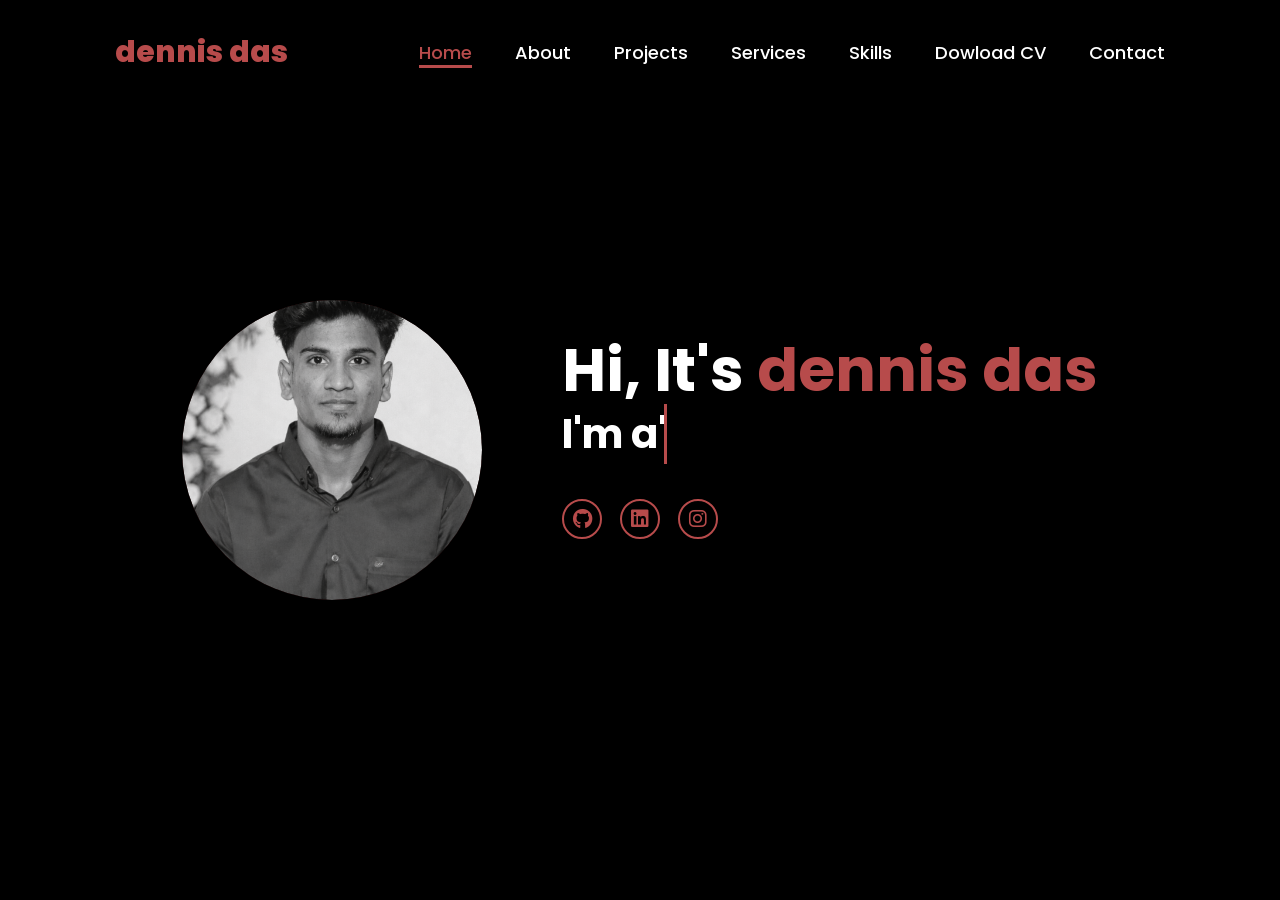
<file: index.html>
<!DOCTYPE html>
<html lang="en">
<head>
    <meta charset="UTF-8">
    <meta name="viewport" content="width=device-width, initial-scale=1.0">
    <link rel="stylesheet" href="https://cdnjs.cloudflare.com/ajax/libs/font-awesome/6.5.2/css/all.min.css">
    <link rel="stylesheet" href="style.css">
    <title>Portfolio Website</title>
</head>
<body>
    <header>
        <a href="#" class="logo">dennis das</a>
        
        <div class="menu-toggle" id="menuToggle">
            <i class="fas fa-bars"></i>
        </div>
        
        <nav id="navbar">
<a href="index.html" class="active">Home</a>
            <a href="about.html">About</a>
            <a href="project.html">Projects</a>
            <a href="services.html">Services</a>
            <a href="skills.html">Skills</a>
            <a href="dennis.pdf">Dowload CV</a>
            <a href="contact.html">Contact</a>        </nav>
    </header>
    
    <section class="home">
        <div class="home-img">
            <img src="hero.png" alt="profile">
        </div>
        <div class="home-content">
            <h1>Hi, It's <span>dennis das</span></h1>
            <h3 class="typing-text">I'm a' <span></span>'</h3>
           
            <div class="social-icons">
                <a href="https://github.com/dennis142505/project"><i class="fab fa-github"></i></a>
                        <a href="https://www.linkedin.com/in/dennis-das-8046942b8/"><i class="fab fa-linkedin"></i></a>
                        <a href="https://www.instagram.com/pogba_1405/"><i class="fab fa-instagram"></i></a>
            </div>
            
        </div>
    </section>

    <script>
        // Mobile menu toggle for index.html
        document.addEventListener('DOMContentLoaded', function() {
            const menuToggle = document.getElementById('menuToggle');
            const navbar = document.getElementById('navbar');
            
            if (menuToggle && navbar) {
                menuToggle.addEventListener('click', () => {
                    navbar.classList.toggle('active');
                });
                
                // Close menu when clicking on a link
                const navLinks = document.querySelectorAll('nav a');
                navLinks.forEach(link => {
                    link.addEventListener('click', () => {
                        navbar.classList.remove('active');
                    });
                });
            }
        });
    </script>
</body>
</html>
</file>
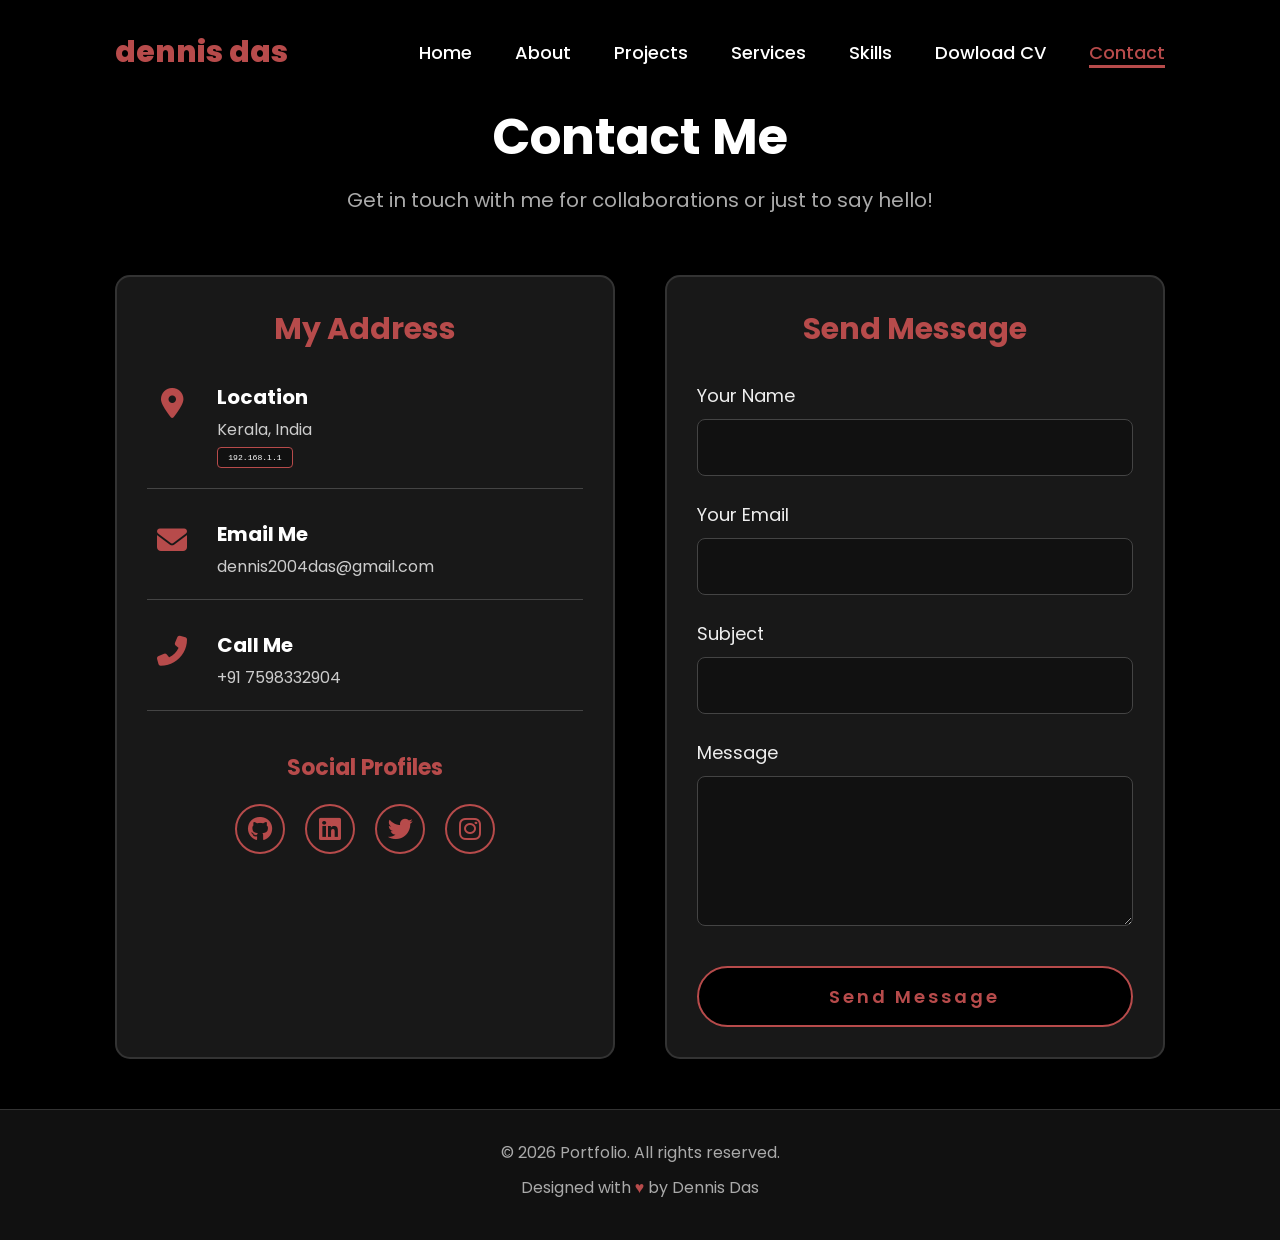
<file: contact.html>
<!DOCTYPE html>
<html lang="en">
<head>
    <meta charset="UTF-8">
    <meta name="viewport" content="width=device-width, initial-scale=1.0">
    <title>Contact Me</title>
    <link rel="stylesheet" href="https://cdnjs.cloudflare.com/ajax/libs/font-awesome/6.4.0/css/all.min.css">
    <style>
        @import url('https://fonts.googleapis.com/css2?family=Poppins:wght@100;200;300;400;500;600&display=swap');

        *{
            margin: 0;
            padding: 0;
            box-sizing: border-box;
            text-decoration: none;
            border: none;
            outline: none;
            font-family: 'Poppins', sans-serif;
        }

        html{
            font-size: 62.5%;
        }

        body{
            width: 100%;
            height: 100vh;
            overflow-x: hidden;
            background-color: black;
            color: white;
        }

        header{
            margin-top: 20px;
            position: fixed;
            top: 0;
            left: 0;
            width: 100%;
            padding: 1rem 9%;
            background-color: transparent;
            filter: drop-shadow(10px);
            display: flex;
            justify-content: space-between;
            align-items: center;
            z-index: 100;
        }

        .logo{
            font-size: 3rem;
            color: #b74b4b;
            font-weight: 800;
            cursor: pointer;
            transition: 0.5s ease;
        }

        .logo:hover{
            transform: scale(1.1);
        }

        nav a{
            font-size: 1.8rem;
            color: white;
            margin-left: 4rem;
            font-weight: 500;
            transition: 0.3s ease;
            border-bottom: 3px solid transparent;
        }

        nav a:hover,
        nav a.active{
            color: #b74b4b;
            border-bottom: 3px solid #b74b4b;
        }

        /* Mobile menu toggle */
        .menu-toggle {
            display: none;
            font-size: 2.5rem;
            color: white;
            cursor: pointer;
        }

        @media(max-width:995px){
            .menu-toggle {
                display: block;
            }
            
            nav{
                position: absolute;
                display: none;
                top: 0;
                right: 0;
                width: 40%;
                border-left: 3px solid #b74b4b;
                border-bottom: 3px solid #b74b4b;
                border-bottom-left-radius: 2rem;
                padding: 1rem;
                background-color: #161616;
                border-top: 0.1rem solid rgba(0,0,0,0.1);
            }

            nav.active{
                display: block;
            }

            nav a{
                display: block;
                font-size: 2rem;
                margin: 3rem 0;
            }

            nav a:hover,
            nav a.active{
                padding: 1rem;
                border-radius: 0.5rem;
                border-bottom: 0.5rem solid #b74b4b;
            }
        }

        /* Contact Section Styles */
        .contact-section {
            min-height: 100vh;
            padding: 10rem 9% 5rem;
            background-color: black;
        }

        .heading {
            font-size: 5rem;
            text-align: center;
            margin-bottom: 1rem;
        }

        .sub-heading {
            font-size: 2rem;
            text-align: center;
            margin-bottom: 6rem;
            color: #aaa;
        }

        .contact-container {
            display: grid;
            grid-template-columns: repeat(2, 1fr);
            gap: 5rem;
            max-width: 1200px;
            margin: 0 auto;
        }

        .contact-info {
            padding: 3rem;
            background: rgba(30, 30, 30, 0.8);
            border-radius: 15px;
            border: 2px solid #333;
        }

        .contact-info h3 {
            font-size: 3rem;
            color: #b74b4b;
            margin-bottom: 3rem;
            text-align: center;
        }

        .info-item {
            display: flex;
            align-items: flex-start;
            margin-bottom: 3rem;
            padding-bottom: 2rem;
            border-bottom: 1px solid #444;
        }

        .info-icon {
            font-size: 3rem;
            color: #b74b4b;
            margin-right: 2rem;
            min-width: 50px;
            text-align: center;
        }

        .info-content h4 {
            font-size: 2rem;
            margin-bottom: 0.5rem;
        }

        .info-content p, .info-content a {
            font-size: 1.6rem;
            color: #ccc;
            transition: color 0.3s ease;
        }

        .info-content a:hover {
            color: #b74b4b;
        }

        .social-profiles {
            margin-top: 4rem;
        }

        .social-profiles h4 {
            font-size: 2.2rem;
            margin-bottom: 2rem;
            color: #b74b4b;
            text-align: center;
        }

        .social-icons {
            display: flex;
            justify-content: center;
            gap: 2rem;
        }

        .social-icons a {
            display: inline-flex;
            justify-content: center;
            align-items: center;
            width: 5rem;
            height: 5rem;
            background-color: transparent;
            border: 0.2rem solid #b74b4b;
            font-size: 2.5rem;
            border-radius: 50%;
            transition: 0.3s ease;
            color: #b74b4b;
        }

        .social-icons a:hover {
            color: black;
            transform: scale(1.1) translateY(-5px);
            background-color: #b74b4b;
            box-shadow: 0  0 25px #b74b4b;
        }

        /* Contact Form Styles */
        .contact-form {
            padding: 3rem;
            background: rgba(30, 30, 30, 0.8);
            border-radius: 15px;
            border: 2px solid #333;
        }

        .contact-form h3 {
            font-size: 3rem;
            color: #b74b4b;
            margin-bottom: 3rem;
            text-align: center;
        }

        .form-group {
            margin-bottom: 2.5rem;
        }

        .form-group label {
            display: block;
            font-size: 1.8rem;
            margin-bottom: 1rem;
            color: #eee;
        }

        .form-group input,
        .form-group textarea {
            width: 100%;
            padding: 1.5rem;
            font-size: 1.6rem;
            background: #111;
            color: white;
            border: 1px solid #444;
            border-radius: 8px;
            transition: all 0.3s ease;
        }

        .form-group input:focus,
        .form-group textarea:focus {
            border-color: #b74b4b;
            box-shadow: 0 0 10px rgba(183, 75, 75, 0.3);
        }

        .form-group textarea {
            min-height: 150px;
            resize: vertical;
        }

        .btn{
            display: inline-block;
            padding: 1.5rem 3.5rem;
            background-color: black;
            border-radius: 4rem;
            font-size: 1.8rem;
            color: #b74b4b;
            letter-spacing: 0.3rem;
            font-weight: 600;
            border: 2px solid #b74b4b;
            transition: 0.3s ease;
            cursor: pointer;
            width: 100%;
            margin-top: 1rem;
        }

        .btn:hover{
            transform: scale(1.03);
            background-color: #b74b4b;
            color: black;
            box-shadow: 0 0 25px #b74b4b;
        }

        /* Address IP styling */
        .ip-address {
            font-family: monospace;
            background: #111;
            padding: 0.5rem 1rem;
            border-radius: 4px;
            border: 1px solid #b74b4b;
            display: inline-block;
            margin-top: 0.5rem;
        }

        /* Responsive Design */
        @media(max-width: 1100px){
            .contact-container {
                grid-template-columns: 1fr;
                max-width: 800px;
                gap: 4rem;
            }
            
            .contact-info, .contact-form {
                padding: 3rem 2.5rem;
            }
        }

        @media(max-width: 768px){
            .heading {
                font-size: 4rem;
            }
            
            .sub-heading {
                font-size: 1.8rem;
                margin-bottom: 4rem;
            }
            
            .contact-section {
                padding: 10rem 5% 5rem;
            }
            
            .contact-info h3, .contact-form h3 {
                font-size: 2.5rem;
            }
            
            .info-content h4 {
                font-size: 1.8rem;
            }
            
            .info-content p, .info-content a {
                font-size: 1.5rem;
            }
            
            .info-icon {
                font-size: 2.5rem;
            }
        }

        @media(max-width: 480px){
            .heading {
                font-size: 3.5rem;
            }
            
            .contact-info, .contact-form {
                padding: 2.5rem 2rem;
            }
            
            .social-icons a {
                width: 4.5rem;
                height: 4.5rem;
                font-size: 2.2rem;
            }
        }

        /* Footer */
        footer {
            padding: 3rem 9%;
            text-align: center;
            background-color: #111;
            border-top: 1px solid #333;
            font-size: 1.6rem;
            color: #aaa;
        }

        footer p {
            margin-bottom: 1rem;
        }

        /* Animation for form */
        @keyframes fadeInUp {
            from {
                opacity: 0;
                transform: translateY(30px);
            }
            to {
                opacity: 1;
                transform: translateY(0);
            }
        }

        .contact-info, .contact-form {
            animation: fadeInUp 0.8s ease forwards;
        }

        .contact-form {
            animation-delay: 0.3s;
            opacity: 0;
        }
    </style>
</head>
<body>
    <!-- Header -->
    <header>
        <a href="#" class="logo">dennis das</a>
        
        <div class="menu-toggle" id="menuToggle">
            <i class="fas fa-bars"></i>
        </div>
        
        <nav id="navbar">
           <a href="index.html" >Home</a>
            <a href="about.html">About</a>
            <a href="project.html">Projects</a>
            <a href="services.html">Services</a>
            <a href="skills.html">Skills</a>
            <a href="dennis.pdf">Dowload CV</a>
            <a href="contact.html" class="active">Contact</a>
        </nav>
    </header>

    <!-- Contact Section -->
    <section class="contact-section">
        <h1 class="heading">Contact <span>Me</span></h1>
        <p class="sub-heading">Get in touch with me for collaborations or just to say hello!</p>
        
        <div class="contact-container">
            <!-- Contact Info -->
            <div class="contact-info">
                <h3>My Address</h3>
                
                <div class="info-item">
                    <div class="info-icon">
                        <i class="fas fa-map-marker-alt"></i>
                    </div>
                    <div class="info-content">
                        <h4>Location</h4>
                        <p>Kerala, India</p>
                        <div class="ip-address">192.168.l.1</div>
                    </div>
                </div>
                
                <div class="info-item">
                    <div class="info-icon">
                        <i class="fas fa-envelope"></i>
                    </div>
                    <div class="info-content">
                        <h4>Email Me</h4>
                        <a href="mailto:ajincc88@gmail.com">dennis2004das@gmail.com</a>
                    </div>
                </div>
                
                <div class="info-item">
                    <div class="info-icon">
                        <i class="fas fa-phone-alt"></i>
                    </div>
                    <div class="info-content">
                        <h4>Call Me</h4>
                        <a href="tel:+1234567890">+91 7598332904</a>
                    </div>
                </div>
                
                <div class="social-profiles">
                    <h4>Social Profiles</h4>
                    <div class="social-icons">
                        <a href="https://github.com/dennis142505/project"><i class="fab fa-github"></i></a>
                        <a href="https://www.linkedin.com/in/dennis-das-8046942b8/"><i class="fab fa-linkedin"></i></a>
                        <a href="#"><i class="fab fa-twitter"></i></a>
                        <a href="https://www.instagram.com/pogba_1405/"><i class="fab fa-instagram"></i></a>
                    </div>
                </div>
            </div>
            
            <!-- Contact Form -->
            <div class="contact-form">
                <h3>Send Message</h3>
                <form id="contactForm">
                    <div class="form-group">
                        <label for="name">Your Name</label>
                        <input type="text" id="name" name="name" required>
                    </div>
                    
                    <div class="form-group">
                        <label for="email">Your Email</label>
                        <input type="email" id="email" name="email" required>
                    </div>
                    
                    <div class="form-group">
                        <label for="subject">Subject</label>
                        <input type="text" id="subject" name="subject" required>
                    </div>
                    
                    <div class="form-group">
                        <label for="message">Message</label>
                        <textarea id="message" name="message" required></textarea>
                    </div>
                    
                    <button type="submit" class="btn">Send Message</button>
                </form>
            </div>
        </div>
    </section>
    
    <!-- Footer -->
    <footer>
        <p>&copy; 2026 Portfolio. All rights reserved.</p>
        <p>Designed with <span style="color: #b74b4b;">♥</span> by Dennis Das</p>
    </footer>

    <script>
        // Mobile menu toggle
        const menuToggle = document.getElementById('menuToggle');
        const navbar = document.getElementById('navbar');
        
        menuToggle.addEventListener('click', () => {
            navbar.classList.toggle('active');
            
            // Change icon
            const icon = menuToggle.querySelector('i');
            if (navbar.classList.contains('active')) {
                icon.classList.remove('fa-bars');
                icon.classList.add('fa-times');
            } else {
                icon.classList.remove('fa-times');
                icon.classList.add('fa-bars');
            }
        });
        
        // Form submission
        const contactForm = document.getElementById('contactForm');
        
        contactForm.addEventListener('submit', (e) => {
            e.preventDefault();
            
            // Get form values
            const name = document.getElementById('name').value;
            const email = document.getElementById('email').value;
            const subject = document.getElementById('subject').value;
            const message = document.getElementById('message').value;
            
            // Here you would normally send the form data to a server
            // For this example, we'll just show an alert
            alert(`Thank you, ${name}! Your message has been sent. I'll get back to you soon at ${email}.`);
            
            // Reset the form
            contactForm.reset();
        });
        
        // Close menu when clicking on a link
        const navLinks = document.querySelectorAll('nav a');
        navLinks.forEach(link => {
            link.addEventListener('click', () => {
                navbar.classList.remove('active');
                const icon = menuToggle.querySelector('i');
                icon.classList.remove('fa-times');
                icon.classList.add('fa-bars');
            });
        });
        
        // Animation for form elements
        window.addEventListener('load', () => {
            const formGroups = document.querySelectorAll('.form-group');
            formGroups.forEach((group, index) => {
                group.style.animation = `fadeInUp 0.5s ease forwards ${index * 0.1}s`;
                group.style.opacity = '0';
            });
        });
    </script>
</body>
</html>
</file>
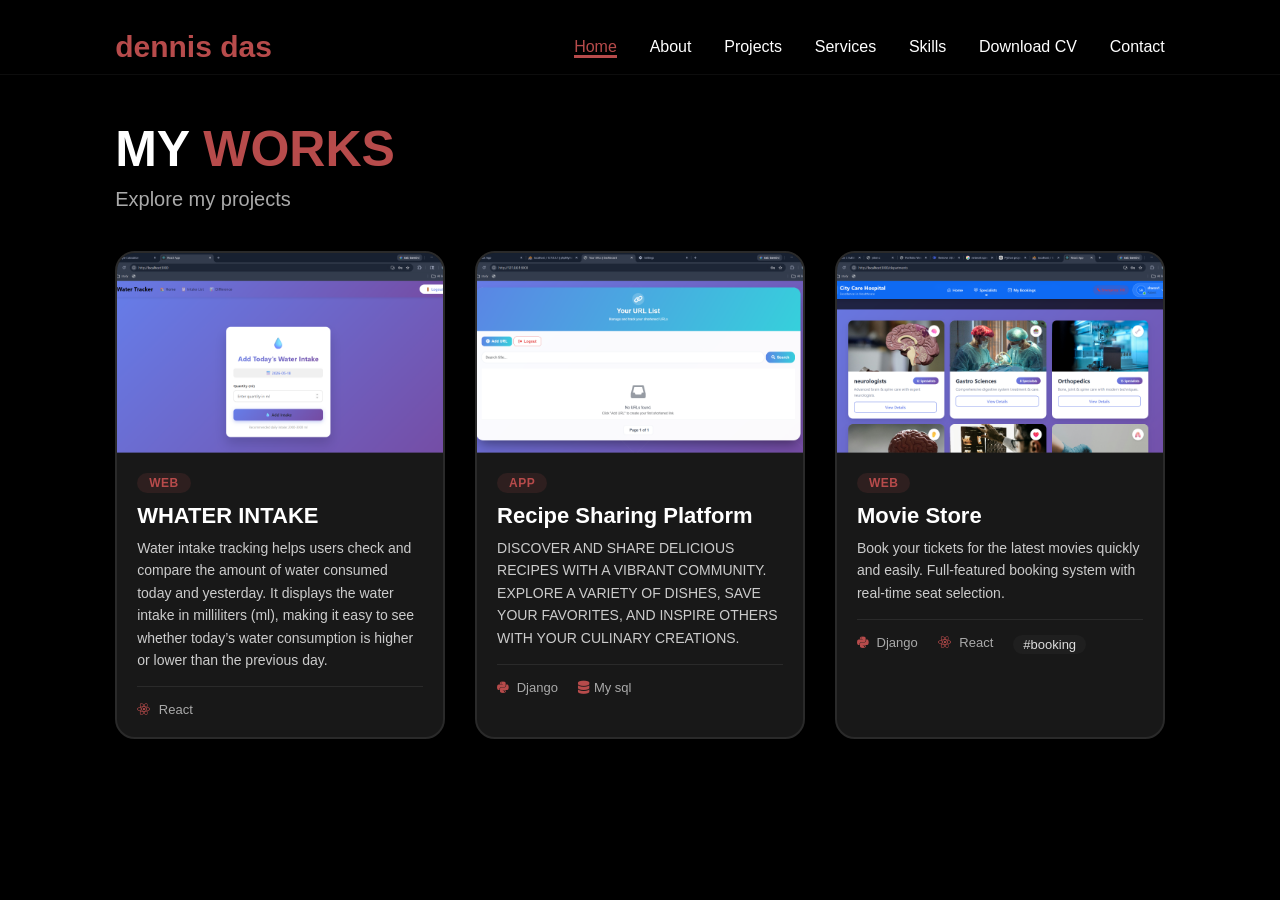
<file: project.html>
<!DOCTYPE html>
<html lang="en">
<head>
    <meta charset="UTF-8" />
    <meta name="viewport" content="width=device-width, initial-scale=1.0" />
    <link rel="stylesheet" href="https://cdnjs.cloudflare.com/ajax/libs/font-awesome/6.5.2/css/all.min.css" />
    <title>Portfolio Website</title>
    <style>
        /* ===== RESET & BASE ===== */
        * {
            margin: 0;
            padding: 0;
            box-sizing: border-box;
            text-decoration: none;
            border: none;
            outline: none;
            font-family: 'Poppins', sans-serif;
        }

        html {
            font-size: 62.5%;
            scroll-behavior: smooth;
        }

        body {
            width: 100%;
            min-height: 100vh;
            overflow-x: hidden;
            background-color: black;
            color: white;
        }

        /* ===== HEADER / NAV ===== */
        header {
            margin-top: 20px;
            position: fixed;
            top: 0;
            left: 0;
            width: 100%;
            padding: 1rem 9%;
            background-color: rgba(0, 0, 0, 0.95);
            backdrop-filter: blur(10px);
            display: flex;
            justify-content: space-between;
            align-items: center;
            z-index: 100;
            border-bottom: 1px solid rgba(255, 255, 255, 0.05);
        }

        .logo {
            font-size: 3rem;
            color: #b74b4b;
            font-weight: 800;
            cursor: pointer;
            transition: 0.5s ease;
        }

        .logo:hover {
            transform: scale(1.1);
        }

        nav a {
            font-size: 1.6rem;
            color: white;
            margin-left: 3rem;
            font-weight: 500;
            transition: 0.3s ease;
            border-bottom: 3px solid transparent;
        }

        nav a:hover,
        nav a.active {
            color: #b74b4b;
            border-bottom: 3px solid #b74b4b;
        }

        /* Mobile menu toggle */
        .menu-toggle {
            display: none;
            font-size: 2.5rem;
            color: white;
            cursor: pointer;
        }

        @media(max-width:995px) {
            .menu-toggle {
                display: block;
            }

            nav {
                position: absolute;
                display: none;
                top: 0;
                right: 0;
                width: 60%;
                border-left: 3px solid #b74b4b;
                border-bottom: 3px solid #b74b4b;
                border-bottom-left-radius: 2rem;
                padding: 1rem;
                background-color: #161616;
                border-top: 0.1rem solid rgba(0, 0, 0, 0.1);
            }

            nav.active {
                display: block;
            }

            nav a {
                display: block;
                font-size: 2rem;
                margin: 2.5rem 0;
            }

            nav a:hover,
            nav a.active {
                padding: 1rem;
                border-radius: 0.5rem;
                border-bottom: 0.5rem solid #b74b4b;
            }
        }

        /* ===== PROJECTS SECTION ===== */
        .projects-section {
            background-color: black;
            padding: 12rem 9% 5rem;
            min-height: 100vh;
        }

        .page-title {
            font-size: 5rem;
            font-weight: 700;
            margin-bottom: 1rem;
        }

        .page-subtitle {
            font-size: 2rem;
            color: #aaa;
            margin-bottom: 4rem;
        }

        .projects-grid {
            display: grid;
            grid-template-columns: repeat(auto-fit, minmax(320px, 1fr));
            gap: 3rem;
            margin-bottom: 4rem;
        }

        .project-card {
            background: rgba(30, 30, 30, 0.8);
            border-radius: 20px;
            overflow: hidden;
            border: 2px solid #2a2a2a;
            transition: 0.3s ease;
            position: relative;
        }

        .project-card:hover {
            border-color: #b74b4b;
            transform: translateY(-6px);
            box-shadow: 0 10px 30px rgba(183, 75, 75, 0.15);
        }

        .project-image {
            width: 100%;
            height: 200px;
            background: linear-gradient(135deg, #1a1a2e, #16213e);
            display: flex;
            align-items: center;
            justify-content: center;
            font-size: 5rem;
            color: #b74b4b;
            position: relative;
            overflow: hidden;
        }

        .project-image img {
            width: 100%;
            height: 100%;
            object-fit: cover;
        }

        .project-image .overlay {
            position: absolute;
            top: 0;
            left: 0;
            width: 100%;
            height: 100%;
            background: rgba(0, 0, 0, 0.7);
            display: flex;
            flex-direction: column;
            align-items: center;
            justify-content: center;
            gap: 1.5rem;
            opacity: 0;
            transition: 0.3s ease;
        }

        .project-card:hover .overlay {
            opacity: 1;
        }

        .project-image .overlay a {
            display: inline-flex;
            align-items: center;
            gap: 0.8rem;
            color: white;
            background: rgba(183, 75, 75, 0.9);
            padding: 0.8rem 2rem;
            border-radius: 50px;
            font-size: 1.4rem;
            font-weight: 500;
            transition: 0.3s ease;
            text-decoration: none;
        }

        .project-image .overlay a:hover {
            transform: scale(1.05);
            background: #b74b4b;
            box-shadow: 0 0 20px rgba(183, 75, 75, 0.5);
        }

        .project-image .overlay a i {
            font-size: 1.8rem;
        }

        .project-image .overlay .links-group {
            display: flex;
            gap: 1.5rem;
            flex-wrap: wrap;
            justify-content: center;
        }

        .project-info {
            padding: 2rem;
        }

        .project-info .badge {
            display: inline-block;
            background: #b74b4b22;
            color: #b74b4b;
            font-size: 1.2rem;
            font-weight: 600;
            padding: 0.3rem 1.2rem;
            border-radius: 40px;
            margin-bottom: 1rem;
            letter-spacing: 0.5px;
            text-transform: uppercase;
        }

        .project-info h3 {
            font-size: 2.2rem;
            font-weight: 700;
            margin-bottom: 0.8rem;
        }

        .project-info p {
            font-size: 1.4rem;
            color: #ccc;
            line-height: 1.6;
            margin-bottom: 1.5rem;
        }

        .project-meta {
            display: flex;
            flex-wrap: wrap;
            gap: 1rem 2rem;
            font-size: 1.3rem;
            color: #aaa;
            border-top: 1px solid #2a2a2a;
            padding-top: 1.5rem;
        }

        .project-meta i {
            color: #b74b4b;
            margin-right: 0.5rem;
        }

        .project-meta .tag {
            background: #1f1f1f;
            padding: 0.2rem 1rem;
            border-radius: 30px;
            color: #ddd;
        }

        .project-count {
            text-align: center;
            color: #888;
            font-size: 1.6rem;
            margin-top: 3rem;
        }

        /* Bottom Meta */
        .bottom-meta {
            display: flex;
            flex-wrap: wrap;
            justify-content: space-between;
            align-items: center;
            max-width: 1400px;
            margin: 4rem auto 0;
            padding-top: 2rem;
            border-top: 1px solid #1f1f1f;
            color: #888;
            font-size: 1.4rem;
        }

        .weather {
            display: flex;
            align-items: center;
            gap: 1rem;
            background: #161616;
            padding: 0.6rem 1.6rem;
            border-radius: 60px;
            border: 1px solid #2a2a2a;
        }

        .weather i {
            font-size: 2rem;
            color: #ffd54f;
        }

        .weather .temp {
            font-weight: 600;
            color: #fff;
        }

        .jabari {
            display: flex;
            align-items: center;
            gap: 0.8rem;
        }

        .jabari i {
            color: #b74b4b;
        }

        @media(max-width: 768px) {
            .projects-grid {
                grid-template-columns: 1fr;
            }

            .page-title {
                font-size: 3.5rem;
            }
        }

        @media(max-width: 480px) {
            .page-title {
                font-size: 2.8rem;
            }

            .project-image {
                height: 150px;
            }

            .project-image .overlay a {
                padding: 0.6rem 1.5rem;
                font-size: 1.2rem;
            }

            .project-image .overlay .links-group {
                gap: 1rem;
            }
        }
    </style>
</head>
<body>
    <!-- ===== HEADER / NAVBAR ONLY ===== -->
    <header>
        <a href="#" class="logo">dennis das</a>
        
        <div class="menu-toggle" id="menuToggle">
            <i class="fas fa-bars"></i>
        </div>
        
        <nav id="navbar">
            <a href="index.html" class="active">Home</a>
            <a href="about.html">About</a>
            <a href="project.html">Projects</a>
            <a href="services.html">Services</a>
            <a href="skills.html">Skills</a>
            <a href="dennis.pdf">Download CV</a>
            <a href="contact.html">Contact</a>
        </nav>
    </header>

    <!-- ===== PROJECTS SECTION ===== -->
    <section class="projects-section">
        <h1 class="page-title">MY <span style="color: #b74b4b;">WORKS</span></h1>
        <p class="page-subtitle">Explore my projects</p>

        <!-- Projects Grid -->
        <div class="projects-grid">
            <!-- Explore Shows -->
            <div class="project-card">
                <div class="project-image">
                    <img src="waterintake.png" alt="Explore Shows" />
                    <div class="overlay">
                        <div class="links-group">
                            <a href="https://github.com/dennis142505/water-intake.git" target="_blank">
                                <i class="fab fa-github"></i> GitHub
                            </a>
                            <a href="https://water-intake1.vercel.app" target="_blank">
                                <i class="fas fa-external-link-alt"></i> Vercel
                            </a>
                        </div>
                    </div>
                </div>
                <div class="project-info">
                    <span class="badge">WEB</span>
                    <h3>WHATER INTAKE</h3>
                    <p>Water intake tracking helps users check and compare the amount of water consumed today and yesterday. It displays the water intake in milliliters (ml), making it easy to see whether today’s water consumption is higher or lower than the previous day.</p>
                    <div class="project-meta">
                        <span><i class="fab fa-react"></i> React</span>
                       
                    
                    </div>
                </div>
            </div>


            <!-- Recipe Sharing Platform -->
            <div class="project-card">
                <div class="project-image">
                    <img src="ulrshort.png" alt="Recipe Sharing Platform" />
                    <div class="overlay">
                        <div class="links-group">
                            <a href="https://github.com/dennis142505/water-intake.git" target="_blank">
                                <i class="fab fa-github"></i> GitHub
                            </a>
                            <a href="https://recipe-sharing.vercel.app" target="_blank">
                                <i class="fas fa-external-link-alt"></i> Vercel
                            </a>
                        </div>
                    </div>
                </div>
                <div class="project-info">
                    <span class="badge">APP</span>
                    <h3>Recipe Sharing Platform</h3>
                    <p>DISCOVER AND SHARE DELICIOUS RECIPES WITH A VIBRANT COMMUNITY. EXPLORE A VARIETY OF DISHES, SAVE YOUR FAVORITES, AND INSPIRE OTHERS WITH YOUR CULINARY CREATIONS.</p>
                    <div class="project-meta">
                        <span><i class="fab fa-python"></i> Django</span>
                         <span><i class="fas fa-database"></i>My sql</span>
                        
                    </div>
                </div>
            </div>

            <!-- Movie Store -->
            <div class="project-card">
                <div class="project-image">
                    <img src="hospital.png" alt="Movie Store" />
                    <div class="overlay">
                        <div class="links-group">
                            <a href="https://github.com/dennis142505/movie-store" target="_blank">
                                <i class="fab fa-github"></i> GitHub
                            </a>
                            <a href="https://movie-store.vercel.app" target="_blank">
                                <i class="fas fa-external-link-alt"></i> Vercel
                            </a>
                        </div>
                    </div>
                </div>
                <div class="project-info">
                    <span class="badge">WEB</span>
                    <h3>Movie Store</h3>
                    <p>Book your tickets for the latest movies quickly and easily. Full-featured booking system with real-time seat selection.</p>
                    <div class="project-meta">
                        <span><i class="fab fa-python"></i> Django</span>
                        <span><i class="fab fa-react"></i> React</span>
                        <span class="tag">#booking</span>
                    </div>
                </div>
            </div>
        </div>

        
    </section>

    <script>
        // Mobile menu toggle
        document.addEventListener('DOMContentLoaded', function() {
            const menuToggle = document.getElementById('menuToggle');
            const navbar = document.getElementById('navbar');
            
            if (menuToggle && navbar) {
                menuToggle.addEventListener('click', () => {
                    navbar.classList.toggle('active');
                });
                
                // Close menu when clicking on a link
                const navLinks = document.querySelectorAll('nav a');
                navLinks.forEach(link => {
                    link.addEventListener('click', () => {
                        navbar.classList.remove('active');
                    });
                });
            }
        });
    </script>
</body>
</html>
</file>
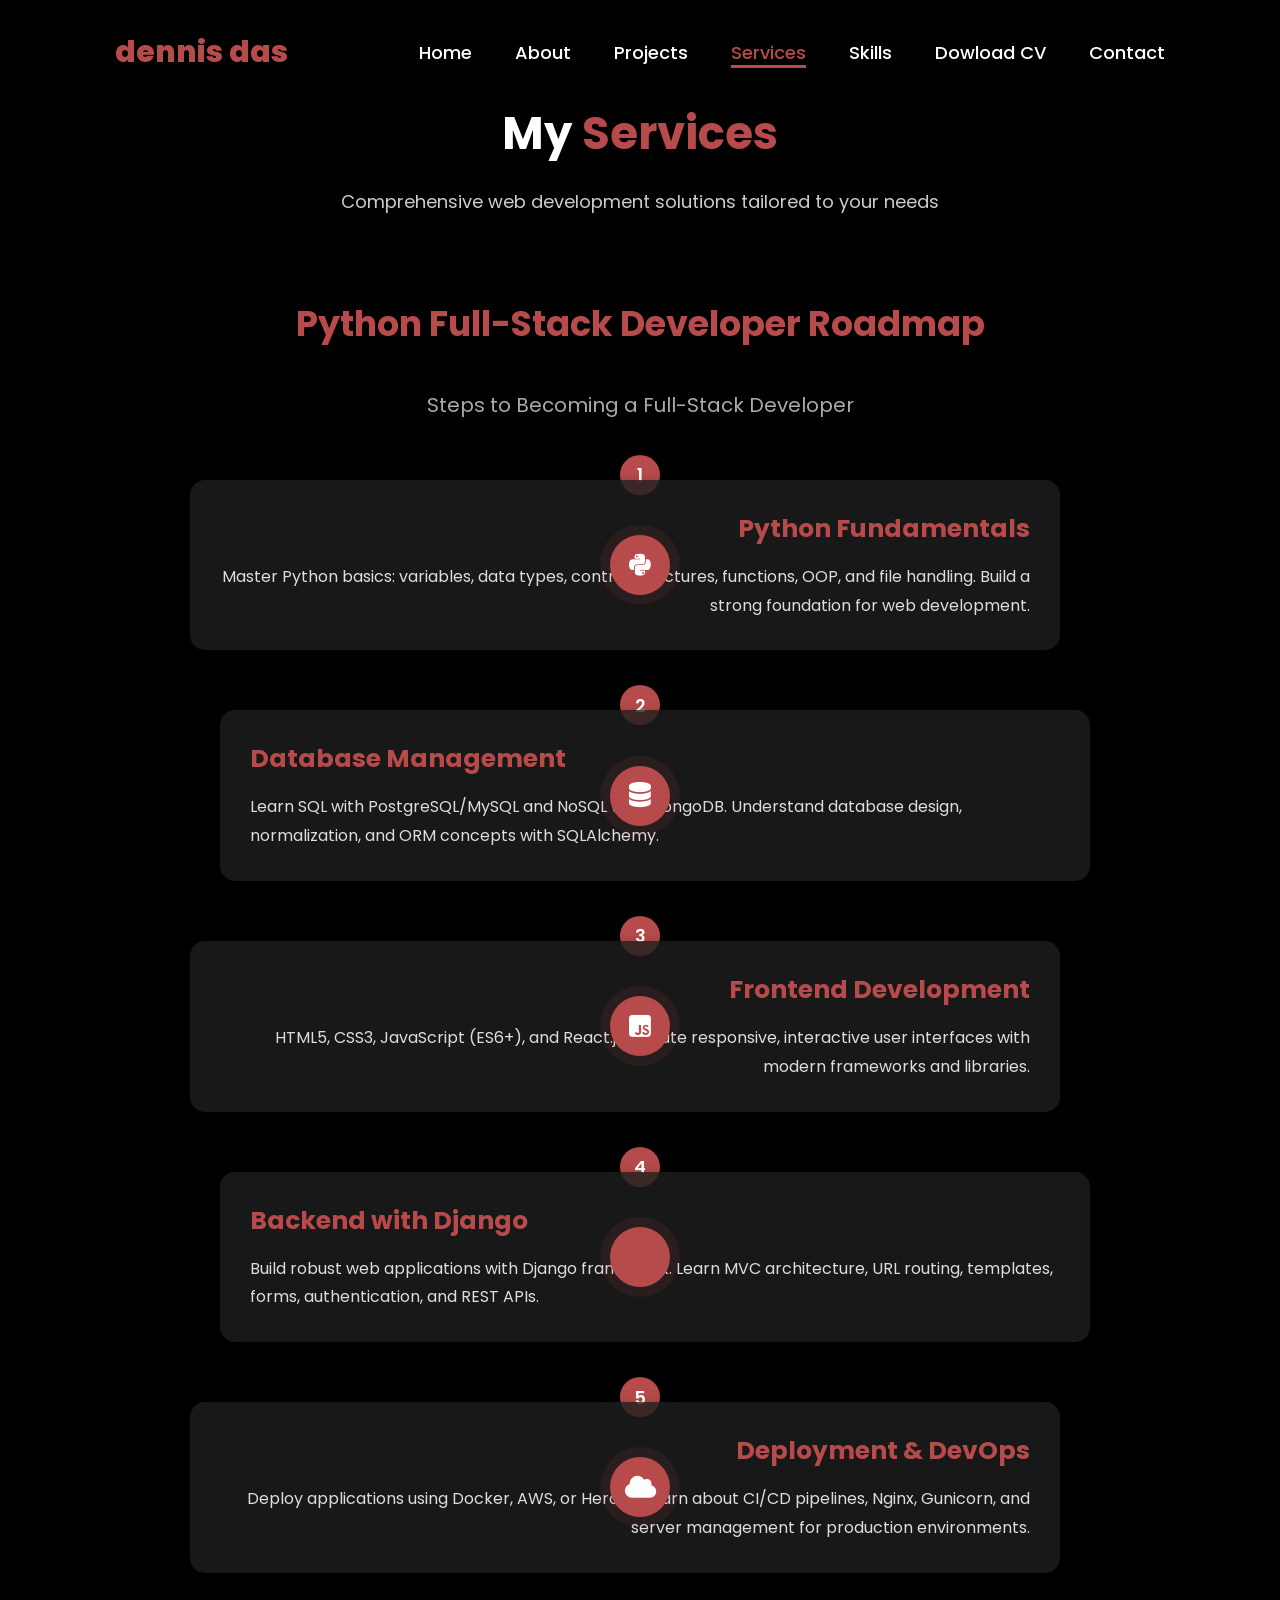
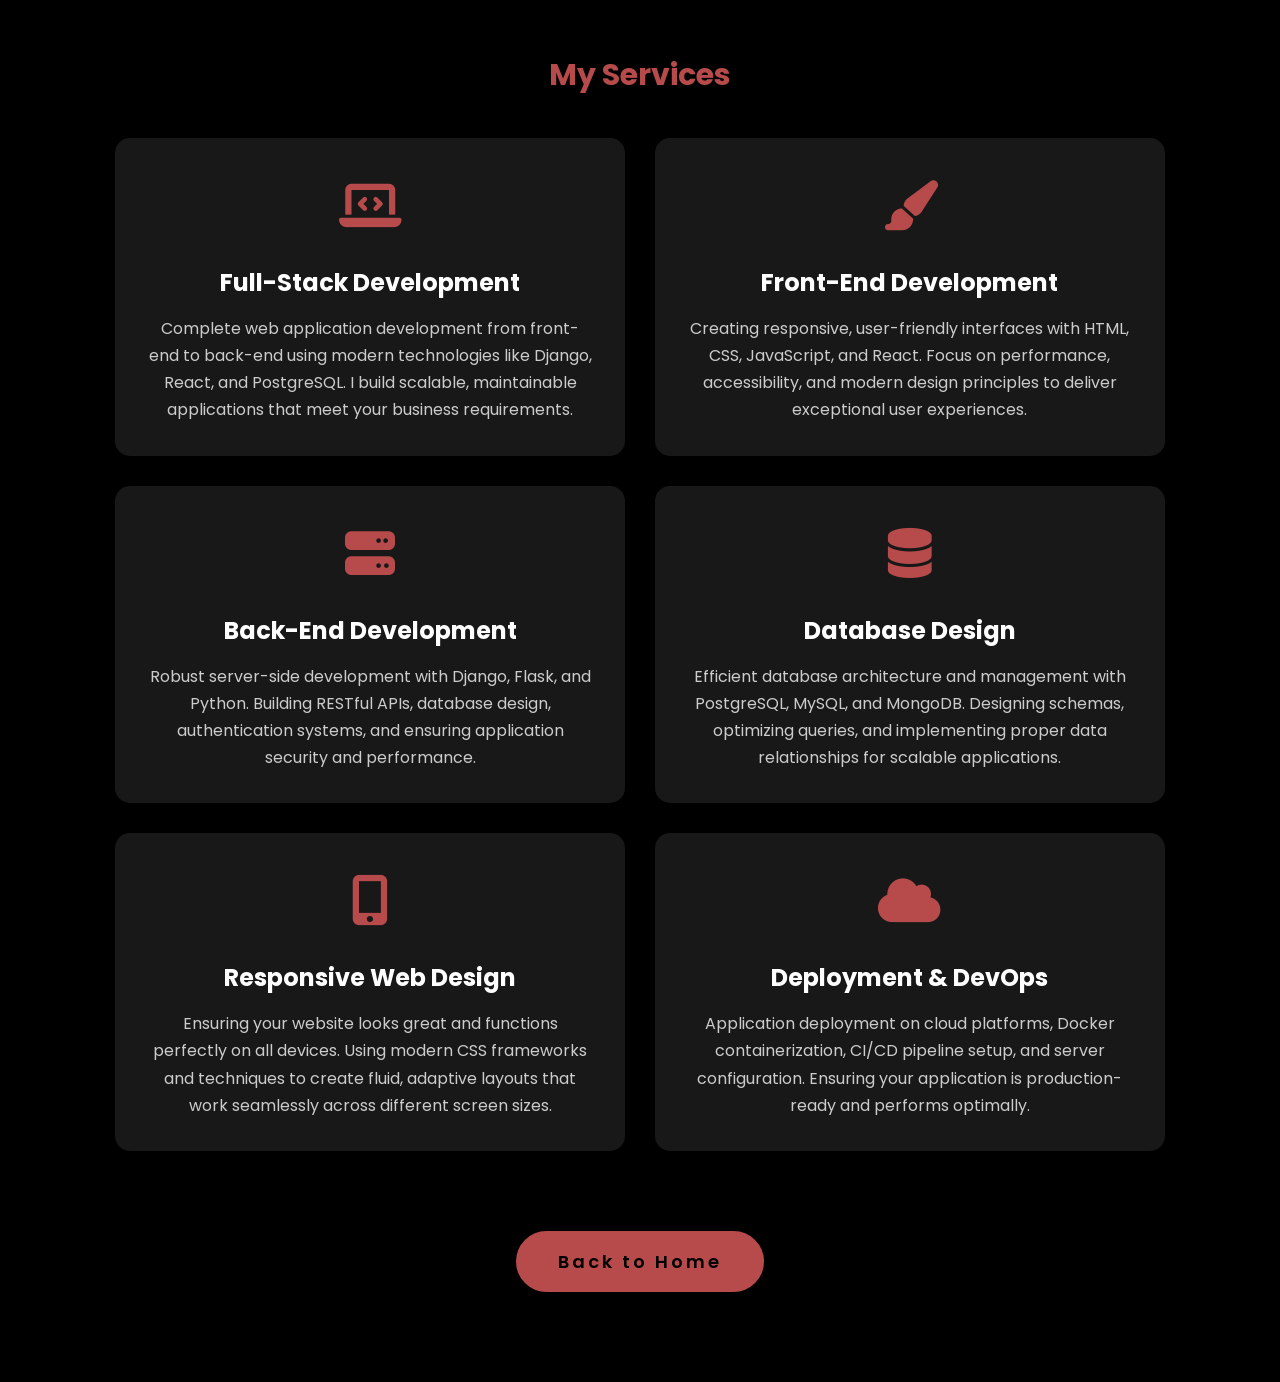
<file: services.html>
<!DOCTYPE html>
<html lang="en">
<head>
    <meta charset="UTF-8">
    <meta name="viewport" content="width=device-width, initial-scale=1.0">
    <title>Services - Dennis Portfolio</title>
    <link rel="stylesheet" href="https://cdnjs.cloudflare.com/ajax/libs/font-awesome/6.5.2/css/all.min.css">
    <link rel="stylesheet" href="style.css">
    <style>
        /* Additional styles for services page */
        .services-section {
            padding-top: 10rem;
            background-color: black;
        }
        
        .services-content {
            max-width: 1200px;
            margin: 0 auto;
        }
        
        .services-intro {
            text-align: center;
            margin-bottom: 8rem;
        }
        
        .services-intro h1 {
            font-size: 4.5rem;
            margin-bottom: 2rem;
        }
        
        .services-intro p {
            font-size: 1.8rem;
            color: #ccc;
            max-width: 800px;
            margin: 0 auto;
            line-height: 1.6;
        }
        
        .roadmap-title {
            font-size: 3.5rem;
            text-align: center;
            margin-bottom: 4rem;
            color: #b74b4b;
        }
        
        .roadmap-subtitle {
            font-size: 2rem;
            text-align: center;
            margin-bottom: 6rem;
            color: #aaa;
        }
        
        .roadmap-container {
            position: relative;
            max-width: 900px;
            margin: 0 auto 8rem;
        }
        
        /* REMOVED THE CENTER LINE */
        /* Timeline line */
        /* .roadmap-container::before {
            content: '';
            position: absolute;
            left: 50%;
            transform: translateX(-50%);
            width: 4px;
            height: 100%;
            background: #b74b4b;
            border-radius: 2px;
        } */
        
        .roadmap-item {
            display: flex;
            justify-content: center;
            align-items: center;
            margin-bottom: 6rem;
            position: relative;
        }
        
        .roadmap-item:nth-child(odd) {
            flex-direction: row;
        }
        
        .roadmap-item:nth-child(even) {
            flex-direction: row-reverse;
        }
        
        .roadmap-content {
            flex: 1;
            padding: 3rem;
            background: rgba(30, 30, 30, 0.8);
            border-radius: 15px;
            box-shadow: 0 5px 15px rgba(0, 0, 0, 0.3);
            position: relative;
        }
        
        .roadmap-item:nth-child(odd) .roadmap-content {
            margin-right: 3rem;
            text-align: right;
        }
        
        .roadmap-item:nth-child(even) .roadmap-content {
            margin-left: 3rem;
            text-align: left;
        }
        
        .roadmap-icon {
            position: absolute;
            left: 50%;
            transform: translateX(-50%);
            width: 60px;
            height: 60px;
            background: #b74b4b;
            border-radius: 50%;
            display: flex;
            align-items: center;
            justify-content: center;
            font-size: 2.5rem;
            color: white;
            z-index: 1;
            box-shadow: 0 0 0 10px rgba(183, 75, 75, 0.1);
        }
        
        .roadmap-number {
            position: absolute;
            top: -25px;
            left: 50%;
            transform: translateX(-50%);
            background: #b74b4b;
            color: white;
            width: 40px;
            height: 40px;
            border-radius: 50%;
            display: flex;
            align-items: center;
            justify-content: center;
            font-size: 1.8rem;
            font-weight: 600;
        }
        
        .roadmap-content h3 {
            font-size: 2.5rem;
            margin-bottom: 1.5rem;
            color: #b74b4b;
        }
        
        .roadmap-content p {
            font-size: 1.6rem;
            line-height: 1.8;
            color: #ddd;
        }
        
        .services-subtitle {
            font-size: 3rem;
            text-align: center;
            margin-bottom: 4rem;
            color: #b74b4b;
        }
        
        .services-grid {
            display: grid;
            grid-template-columns: repeat(auto-fill, minmax(350px, 1fr));
            gap: 3rem;
            margin-bottom: 8rem;
        }
        
        .service-card {
            background: rgba(30, 30, 30, 0.8);
            border-radius: 15px;
            padding: 3rem;
            text-align: center;
            transition: all 0.3s ease;
            border: 2px solid transparent;
            height: 100%;
            display: flex;
            flex-direction: column;
        }
        
        .service-card:hover {
            border-color: #b74b4b;
            transform: translateY(-10px);
            box-shadow: 0 15px 30px rgba(183, 75, 75, 0.2);
        }
        
        .service-icon {
            font-size: 5rem;
            color: #b74b4b;
            margin-bottom: 2rem;
        }
        
        .service-card h3 {
            font-size: 2.4rem;
            margin-bottom: 1.5rem;
            color: #fff;
        }
        
        .service-card p {
            font-size: 1.6rem;
            line-height: 1.7;
            color: #ccc;
            flex-grow: 1;
        }
        
        .btn-container {
            text-align: center;
            margin: 4rem 0;
        }
        
        .btn {
            display: inline-block;
            padding: 1.5rem 4rem;
            background: #b74b4b;
            border-radius: 4rem;
            font-size: 1.8rem;
            color: black;
            letter-spacing: 0.3rem;
            font-weight: 600;
            border: 2px solid #b74b4b;
            transition: 0.3s ease;
            cursor: pointer;
            text-decoration: none;
        }
        
        .btn:hover {
            background: transparent;
            color: #b74b4b;
            box-shadow: 0 0 25px #b74b4b;
        }
        
        /* Responsive Design */
        @media(max-width: 768px) {
            /* REMOVED THE RESPONSIVE LINE TOO */
            /* .roadmap-container::before {
                left: 30px;
            } */
            
            .roadmap-item {
                flex-direction: row !important;
                justify-content: flex-start;
            }
            
            .roadmap-content {
                margin-left: 80px !important;
                margin-right: 0 !important;
                text-align: left !important;
            }
            
            .roadmap-icon {
                left: 30px;
            }
            
            .roadmap-number {
                left: 30px;
            }
            
            .services-grid {
                grid-template-columns: 1fr;
            }
        }
        
        @media(max-width: 480px) {
            .services-intro h1 {
                font-size: 3.5rem;
            }
            
            .roadmap-title {
                font-size: 2.8rem;
            }
            
            .roadmap-content h3 {
                font-size: 2.2rem;
            }
        }
    </style>
</head>
<body>
    <header>
        <a href="index.html" class="logo">dennis das</a>
        
        <div class="menu-toggle" id="menuToggle">
            <i class="fas fa-bars"></i>
        </div>
        
        <nav id="navbar">
          <a href="index.html" >Home</a>
            <a href="about.html">About</a>
            <a href="project.html">Projects</a>
            <a href="services.html" class="active">Services</a>
            <a href="skills.html">Skills</a>
            <a href="dennis.pdf">Dowload CV</a>
            <a href="contact.html">Contact</a>
        </nav>
    </header>

    <section class="services-section">
        <div class="services-content">
            <!-- Introduction -->
            <div class="services-intro">
                <h1>My <span>Services</span></h1>
                <p>Comprehensive web development solutions tailored to your needs</p>
            </div>

            <!-- Roadmap -->
            <h2 class="roadmap-title">Python Full-Stack Developer Roadmap</h2>
            <p class="roadmap-subtitle">Steps to Becoming a Full-Stack Developer</p>
            
            <div class="roadmap-container">
                <!-- Roadmap Items -->
                <div class="roadmap-item">
                    <div class="roadmap-number">1</div>
                    <div class="roadmap-icon">
                        <i class="fab fa-python"></i>
                    </div>
                    <div class="roadmap-content">
                        <h3>Python Fundamentals</h3>
                        <p>Master Python basics: variables, data types, control structures, functions, OOP, and file handling. Build a strong foundation for web development.</p>
                    </div>
                </div>
                
                <div class="roadmap-item">
                    <div class="roadmap-number">2</div>
                    <div class="roadmap-icon">
                        <i class="fas fa-database"></i>
                    </div>
                    <div class="roadmap-content">
                        <h3>Database Management</h3>
                        <p>Learn SQL with PostgreSQL/MySQL and NoSQL with MongoDB. Understand database design, normalization, and ORM concepts with SQLAlchemy.</p>
                    </div>
                </div>
                
                <div class="roadmap-item">
                    <div class="roadmap-number">3</div>
                    <div class="roadmap-icon">
                        <i class="fab fa-js-square"></i>
                    </div>
                    <div class="roadmap-content">
                        <h3>Frontend Development</h3>
                        <p>HTML5, CSS3, JavaScript (ES6+), and React.js. Create responsive, interactive user interfaces with modern frameworks and libraries.</p>
                    </div>
                </div>
                
                <div class="roadmap-item">
                    <div class="roadmap-number">4</div>
                    <div class="roadmap-icon">
                        <i class="fab fa-django"></i>
                    </div>
                    <div class="roadmap-content">
                        <h3>Backend with Django</h3>
                        <p>Build robust web applications with Django framework. Learn MVC architecture, URL routing, templates, forms, authentication, and REST APIs.</p>
                    </div>
                </div>
                
                <div class="roadmap-item">
                    <div class="roadmap-number">5</div>
                    <div class="roadmap-icon">
                        <i class="fas fa-cloud"></i>
                    </div>
                    <div class="roadmap-content">
                        <h3>Deployment & DevOps</h3>
                        <p>Deploy applications using Docker, AWS, or Heroku. Learn about CI/CD pipelines, Nginx, Gunicorn, and server management for production environments.</p>
                    </div>
                </div>
            </div>
            
            <!-- Services Offered -->
            <h2 class="services-subtitle">My Services</h2>
            <div class="services-grid">
                <div class="service-card">
                    <div class="service-icon">
                        <i class="fas fa-laptop-code"></i>
                    </div>
                    <h3>Full-Stack Development</h3>
                    <p>
                        Complete web application development from front-end to back-end using modern 
                        technologies like Django, React, and PostgreSQL. I build scalable, maintainable 
                        applications that meet your business requirements.
                    </p>
                </div>
                
                <div class="service-card">
                    <div class="service-icon">
                        <i class="fas fa-paint-brush"></i>
                    </div>
                    <h3>Front-End Development</h3>
                    <p>
                        Creating responsive, user-friendly interfaces with HTML, CSS, JavaScript, and 
                        React. Focus on performance, accessibility, and modern design principles to 
                        deliver exceptional user experiences.
                    </p>
                </div>
                
                <div class="service-card">
                    <div class="service-icon">
                        <i class="fas fa-server"></i>
                    </div>
                    <h3>Back-End Development</h3>
                    <p>
                        Robust server-side development with Django, Flask, and Python. Building RESTful 
                        APIs, database design, authentication systems, and ensuring application security 
                        and performance.
                    </p>
                </div>
                
                <div class="service-card">
                    <div class="service-icon">
                        <i class="fas fa-database"></i>
                    </div>
                    <h3>Database Design</h3>
                    <p>
                        Efficient database architecture and management with PostgreSQL, MySQL, and MongoDB. 
                        Designing schemas, optimizing queries, and implementing proper data relationships 
                        for scalable applications.
                    </p>
                </div>
                
                <div class="service-card">
                    <div class="service-icon">
                        <i class="fas fa-mobile-alt"></i>
                    </div>
                    <h3>Responsive Web Design</h3>
                    <p>
                        Ensuring your website looks great and functions perfectly on all devices. Using 
                        modern CSS frameworks and techniques to create fluid, adaptive layouts that work 
                        seamlessly across different screen sizes.
                    </p>
                </div>
                
                <div class="service-card">
                    <div class="service-icon">
                        <i class="fas fa-cloud"></i>
                    </div>
                    <h3>Deployment & DevOps</h3>
                    <p>
                        Application deployment on cloud platforms, Docker containerization, CI/CD pipeline 
                        setup, and server configuration. Ensuring your application is production-ready 
                        and performs optimally.
                    </p>
                </div>
            </div>
            
            <div class="btn-container">
                <a href="index.html" class="btn">Back to Home</a>
            </div>
        </div>
    </section>

    <script>
        // Mobile menu toggle
        document.addEventListener('DOMContentLoaded', function() {
            const menuToggle = document.getElementById('menuToggle');
            const navbar = document.getElementById('navbar');
            
            if (menuToggle && navbar) {
                menuToggle.addEventListener('click', () => {
                    navbar.classList.toggle('active');
                });
                
                const navLinks = document.querySelectorAll('nav a');
                navLinks.forEach(link => {
                    link.addEventListener('click', () => {
                        navbar.classList.remove('active');
                    });
                });
            }
            
            // Animate roadmap items on scroll
            const roadmapItems = document.querySelectorAll('.roadmap-item');
            
            const observer = new IntersectionObserver((entries) => {
                entries.forEach(entry => {
                    if (entry.isIntersecting) {
                        entry.target.style.opacity = '1';
                        entry.target.style.transform = 'translateY(0)';
                    }
                });
            }, { threshold: 0.1 });
            
            roadmapItems.forEach(item => {
                item.style.opacity = '0';
                item.style.transform = 'translateY(30px)';
                item.style.transition = 'opacity 0.6s ease, transform 0.6s ease';
                observer.observe(item);
            });
            
            // Animate service cards
            const serviceCards = document.querySelectorAll('.service-card');
            
            serviceCards.forEach((card, index) => {
                card.style.opacity = '0';
                card.style.transform = 'translateY(30px)';
                card.style.transitionDelay = `${index * 0.1}s`;
                
                setTimeout(() => {
                    card.style.opacity = '1';
                    card.style.transform = 'translateY(0)';
                }, 500 + (index * 100));
            });
        });
    </script>
</body>
</html>
</file>
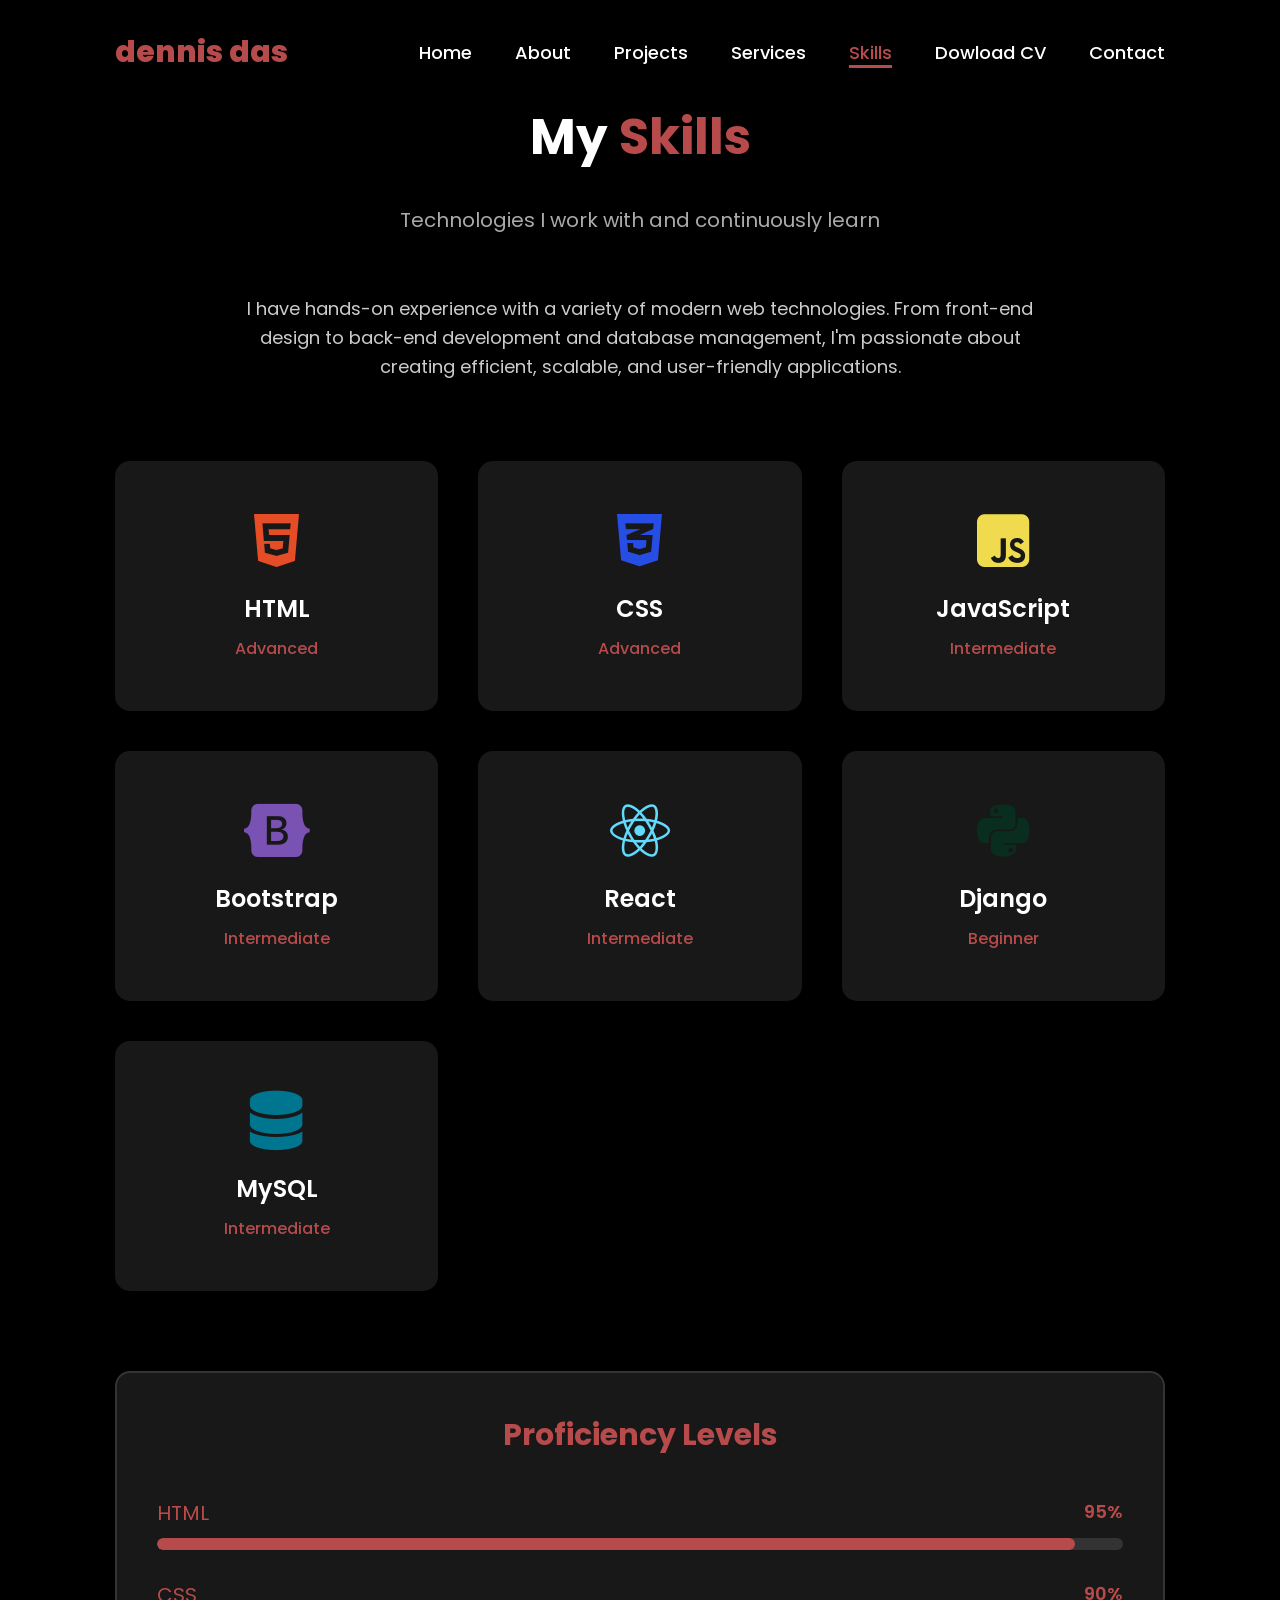
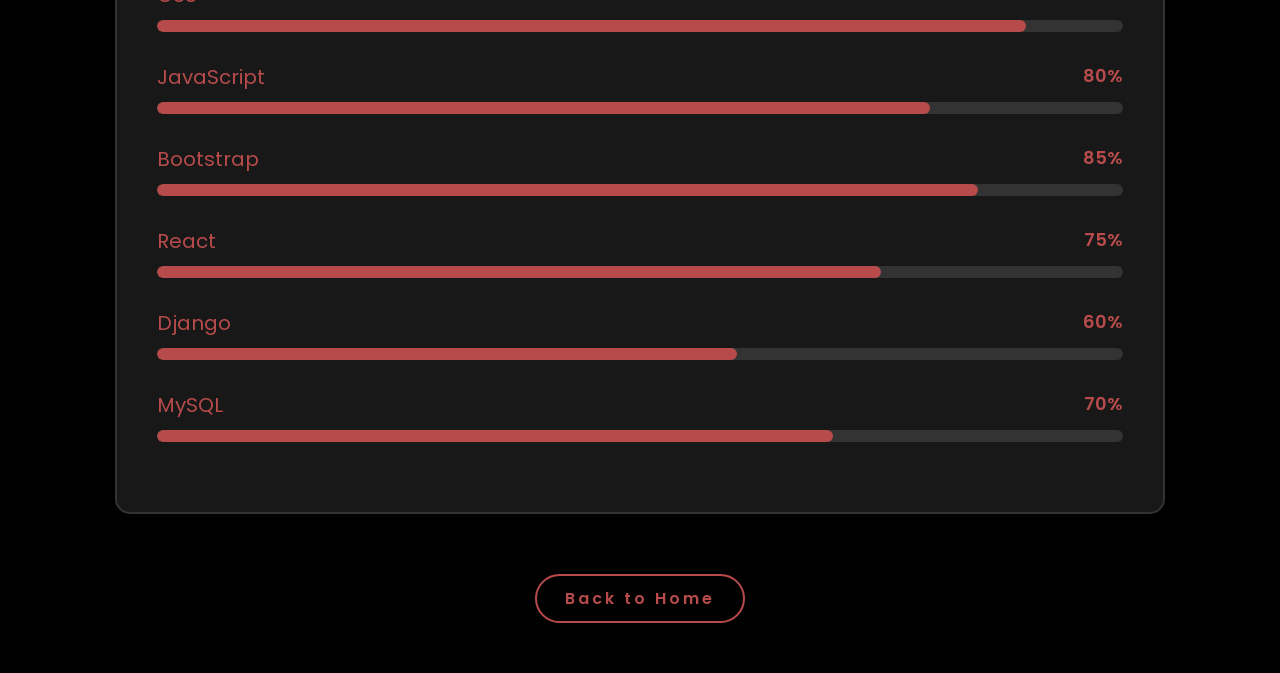
<file: skills.html>
<!DOCTYPE html>
<html lang="en">
<head>
    <meta charset="UTF-8">
    <meta name="viewport" content="width=device-width, initial-scale=1.0">
    <title>Skills - Dennis Portfolio</title>
    <link rel="stylesheet" href="https://cdnjs.cloudflare.com/ajax/libs/font-awesome/6.5.2/css/all.min.css">
    <link rel="stylesheet" href="style.css">
</head>
<body>
    <header>
        <a href="index.html" class="logo">dennis das</a>
        
        <div class="menu-toggle" id="menuToggle">
            <i class="fas fa-bars"></i>
        </div>
        
        <nav id="navbar">
            <a href="index.html" >Home</a>
            <a href="about.html">About</a>
            <a href="project.html">Projects</a>
            <a href="services.html">Services</a>
            <a href="skills.html" class="active">Skills</a>
            <a href="dennis.pdf">Dowload CV</a>
            <a href="contact.html">Contact</a>
        </nav>
    </header>

    <section class="skills-section">
        <h2 class="heading">My <span>Skills</span></h2>
        <p class="sub-heading">Technologies I work with and continuously learn</p>
        
        <p class="skills-intro">
            I have hands-on experience with a variety of modern web technologies. 
            From front-end design to back-end development and database management, 
            I'm passionate about creating efficient, scalable, and user-friendly applications.
        </p>
        
        <div class="skills-container">
            <!-- HTML Skill Card -->
            <div class="skill-card html">
                <i class="fab fa-html5 skill-logo"></i>
                <h3 class="skill-name">HTML</h3>
                <p class="skill-level">Advanced</p>
            </div>
            
            <!-- CSS Skill Card -->
            <div class="skill-card css">
                <i class="fab fa-css3-alt skill-logo"></i>
                <h3 class="skill-name">CSS</h3>
                <p class="skill-level">Advanced</p>
            </div>
            
            <!-- JavaScript Skill Card -->
            <div class="skill-card javascript">
                <i class="fab fa-js-square skill-logo"></i>
                <h3 class="skill-name">JavaScript</h3>
                <p class="skill-level">Intermediate</p>
            </div>
            
            <!-- Bootstrap Skill Card -->
            <div class="skill-card bootstrap">
                <i class="fab fa-bootstrap skill-logo"></i>
                <h3 class="skill-name">Bootstrap</h3>
                <p class="skill-level">Intermediate</p>
            </div>
            
            <!-- React Skill Card -->
            <div class="skill-card react">
                <i class="fab fa-react skill-logo"></i>
                <h3 class="skill-name">React</h3>
                <p class="skill-level">Intermediate</p>
            </div>
            
            <!-- Django Skill Card -->
            <div class="skill-card django">
                <i class="fab fa-python skill-logo"></i>
                <h3 class="skill-name">Django</h3>
                <p class="skill-level">Beginner</p>
            </div>
            
            <!-- MySQL Skill Card -->
            <div class="skill-card mysql">
                <i class="fas fa-database skill-logo"></i>
                <h3 class="skill-name">MySQL</h3>
                <p class="skill-level">Intermediate</p>
            </div>
        </div>
        
        <!-- Skills Progress Section -->
        <div class="skills-progress">
            <h3 class="progress-heading">Proficiency Levels</h3>
            
            <div class="progress-item">
                <div class="progress-info">
                    <span class="progress-name">HTML</span>
                    <span class="progress-percent">95%</span>
                </div>
                <div class="progress-bar">
                    <div class="progress-fill html-progress"></div>
                </div>
            </div>
            
            <div class="progress-item">
                <div class="progress-info">
                    <span class="progress-name">CSS</span>
                    <span class="progress-percent">90%</span>
                </div>
                <div class="progress-bar">
                    <div class="progress-fill css-progress"></div>
                </div>
            </div>
            
            <div class="progress-item">
                <div class="progress-info">
                    <span class="progress-name">JavaScript</span>
                    <span class="progress-percent">80%</span>
                </div>
                <div class="progress-bar">
                    <div class="progress-fill js-progress"></div>
                </div>
            </div>
            
            <div class="progress-item">
                <div class="progress-info">
                    <span class="progress-name">Bootstrap</span>
                    <span class="progress-percent">85%</span>
                </div>
                <div class="progress-bar">
                    <div class="progress-fill bootstrap-progress"></div>
                </div>
            </div>
            
            <div class="progress-item">
                <div class="progress-info">
                    <span class="progress-name">React</span>
                    <span class="progress-percent">75%</span>
                </div>
                <div class="progress-bar">
                    <div class="progress-fill react-progress"></div>
                </div>
            </div>
            
            <div class="progress-item">
                <div class="progress-info">
                    <span class="progress-name">Django</span>
                    <span class="progress-percent">60%</span>
                </div>
                <div class="progress-bar">
                    <div class="progress-fill django-progress"></div>
                </div>
            </div>
            
            <div class="progress-item">
                <div class="progress-info">
                    <span class="progress-name">MySQL</span>
                    <span class="progress-percent">70%</span>
                </div>
                <div class="progress-bar">
                    <div class="progress-fill mysql-progress"></div>
                </div>
            </div>
        </div>
        
        <div class="btn-container">
            <a href="index.html" class="btn">Back to Home</a>
        </div>
    </section>

    <script>
        // Mobile menu toggle
        document.addEventListener('DOMContentLoaded', function() {
            const menuToggle = document.getElementById('menuToggle');
            const navbar = document.getElementById('navbar');
            
            if (menuToggle && navbar) {
                menuToggle.addEventListener('click', () => {
                    navbar.classList.toggle('active');
                });
                
                // Close menu when clicking on a link
                const navLinks = document.querySelectorAll('nav a');
                navLinks.forEach(link => {
                    link.addEventListener('click', () => {
                        navbar.classList.remove('active');
                    });
                });
            }
            
            // Animate progress bars when page loads
            const progressData = [
                { element: '.html-progress', width: '95%' },
                { element: '.css-progress', width: '90%' },
                { element: '.js-progress', width: '80%' },
                { element: '.bootstrap-progress', width: '85%' },
                { element: '.react-progress', width: '75%' },
                { element: '.django-progress', width: '60%' },
                { element: '.mysql-progress', width: '70%' }
            ];
            
            // Animate each progress bar with a delay
            progressData.forEach((item, index) => {
                setTimeout(() => {
                    const element = document.querySelector(item.element);
                    if (element) {
                        element.style.width = item.width;
                    }
                }, index * 200);
            });
        });
    </script>
</body>
</html>
</file>
<file: style.css>
@import url('https://fonts.googleapis.com/css2?family=Poppins:wght@100;200;300;400;500;600&display=swap');

*{
    margin: 0;
    padding: 0;
    box-sizing: border-box;
    text-decoration: none;
    border: none;
    outline: none;
    font-family: 'Poppins', sans-serif;
}

html{
    font-size: 62.5%;
}

body{
    width: 100%;
    height: 100vh;
    overflow-x: hidden;
    background-color: black;
    color: white;
}

header{
    margin-top: 20px;
    position: fixed;
    top: 0;
    left: 0;
    width: 100%;
    padding: 1rem 9%;
    background-color: transparent;
    filter: drop-shadow(10px);
    display: flex;
    justify-content: space-between;
    align-items: center;
    z-index: 100;
}

.logo{
    font-size: 3rem;
    color: #b74b4b;
    font-weight: 800;
    cursor: pointer;
    transition: 0.5s ease;
}

.logo:hover{
    transform: scale(1.1);
}

nav a{
    font-size: 1.8rem;
    color: white;
    margin-left: 4rem;
    font-weight: 500;
    transition: 0.3s ease;
    border-bottom: 3px solid transparent;
}

nav a:hover,
nav a.active{
    color: #b74b4b;
    border-bottom: 3px solid #b74b4b;
}

/* Mobile menu toggle - ADDED */
.menu-toggle {
    display: none;
    font-size: 2.5rem;
    color: white;
    cursor: pointer;
}

@media(max-width:995px){
    .menu-toggle {
        display: block;
    }
    
    nav{
        position: absolute;
        display: none;
        top: 0;
        right: 0;
        width: 40%;
        border-left: 3px solid #b74b4b;
        border-bottom: 3px solid #b74b4b;
        border-bottom-left-radius: 2rem;
        padding: 1rem;
        background-color: #161616;
        border-top: 0.1rem solid rgba(0,0,0,0.1);
    }

    nav.active{
        display: block;
    }

    nav a{
        display: block;
        font-size: 2rem;
        margin: 3rem 0;
    }

    nav a:hover,
    nav a.active{
        padding: 1rem;
        border-radius: 0.5rem;
        border-bottom: 0.5rem solid #b74b4b;
    }
}

section{
    min-height: 100vh;
    padding: 5rem 9% 5rem;
}

.home{
    display: flex;
    justify-content: center;
    align-items: center;
    gap: 8rem;
    background-color: black;
}

.home .home-content h1{
    font-size: 6rem;
    font-weight: 700;
    line-height: 1.3;
}

span{
    color: #b74b4b;
}

.home-content h3{
    font-size: 4rem;
    margin-bottom: 1rem;
    font-weight: 700;
}

.home-content p{
    font-size: 1.6rem;
}

.home-img{
    width: clamp(160px, 25vw, 300px);
    height: clamp(160px, 25vw, 300px);
    border-radius: 50%;
    overflow: hidden;
    display: flex;
    align-items: center;
    justify-content: center;
}

.home-img img{
    width: 100%;
    height: 100%;
    object-fit: cover;
    border-radius: 50%;
    box-shadow: 0 0 25px #b74b4b;
    cursor: pointer;
    transition: 0.3s ease;
}

.home-img img:hover{
    transform: scale(1.05);
}

.social-icons a{
    display: inline-flex;
    justify-content: center;
    align-items: center;
    width: 4rem;
    height: 4rem;
    background-color: transparent;
    border: 0.2rem solid #b74b4b;
    font-size: 2rem;
    border-radius: 50%;
    margin: 3rem 1.5rem 3rem 0;
    transition: 0.3s ease;
    color: #b74b4b;
}

.social-icons a:hover{
    color: black;
    transform: scale(1.3) translateY(-5px);
    background-color: #b74b4b;
    box-shadow: 0  0 25px #b74b4b;
}

.btn{
    display: inline-block;
    padding: 1rem 2.8rem;
    background-color: black;
    border-radius: 4rem;
    font-size: 1.6rem;
    color: #b74b4b;
    letter-spacing: 0.3rem;
    font-weight: 600;
    border: 2px solid #b74b4b;
    transition: 0.3s ease;
    cursor: pointer;
}

.btn:hover{
    transform: scale3d(1.03);
    background-color: #b74b4b;
    color: black;
    box-shadow: 0 0 25px #b74b4b;
}

/* FIXED TYPING ANIMATION */
.typing-text{
    font-size: 3.4rem;
    font-weight: 600;
    min-width: 280px;
    height: 5rem;
    display: flex;
    align-items: center;
    margin-bottom: 1rem;
}

.typing-text span{
    position: relative;
    display: inline-block;
}

.typing-text span::before{
    content: "Web Developer";
    color: #b74b4b;
    animation: words 20s infinite;
    white-space: nowrap;
}

.typing-text span::after{
    content: "";
    position: absolute;
    width: calc(100% + 8px);
    height: 100%;
    border-left: 3px solid #b74b4b;
    right: -8px;
    animation: cursor 0.6s infinite, typing 20s steps(15) infinite;
    background-color: black;
    top: 0;
}

@keyframes cursor{
    0%, 100% { border-color: #b74b4b; }
    50% { border-color: transparent; }
}

@keyframes words{
    0%, 24.999%{
        content: "Web Developer";
    }
    25%, 49.999%{
        content: "Frontend Developer";
    }
    50%, 74.999%{
        content: "Backend Developer";
    }
    75%, 100%{
        content: "Full Stack Developer";
    }
}

@keyframes typing {
    0%, 5% { width: 0; }
    5.01%, 20% { width: calc(100% + 8px); }
    20.01%, 25% { width: 0; }
    25.01%, 40% { width: calc(100% + 8px); }
    40.01%, 45% { width: 0; }
    45.01%, 60% { width: calc(100% + 8px); }
    60.01%, 65% { width: 0; }
    65.01%, 80% { width: calc(100% + 8px); }
    80.01%, 85% { width: 0; }
    85.01%, 100% { width: calc(100% + 8px); }
}

@media (max-width: 1000px){
    .home{
        gap: 4rem;
    }
    
    .typing-text{
        font-size: 3rem;
    }
}

@media(max-width:995px){
    .home{
        flex-direction: column;
        margin: 5rem 4rem;
    }

    .home .home-content h3{
        font-size: 2.5rem;
    }

    .home-content h1{
        font-size: 5rem;
    }
    
    .typing-text{
        font-size: 2.8rem;
        height: 4.5rem;
    }

    .home-img img{
        width: 70vw;
        margin-top: 4rem;
    }
}

@media(max-width: 480px){
    .typing-text{
        font-size: 2.4rem;
        height: 4rem;
    }
}

/* ===== SKILLS PAGE STYLES ===== */
.skills-section{
    background-color: black;
    padding-top: 10rem;
}

.heading {
    font-size: 5rem;
    text-align: center;
    margin-bottom: 3rem;
}

.sub-heading {
    font-size: 2rem;
    text-align: center;
    margin-bottom: 6rem;
    color: #aaa;
}

.skills-container {
    display: grid;
    grid-template-columns: repeat(auto-fill, minmax(250px, 1fr));
    gap: 4rem;
    max-width: 1200px;
    margin: 0 auto;
}

.skill-card {
    background: rgba(30, 30, 30, 0.8);
    border-radius: 15px;
    padding: 3rem 2rem;
    text-align: center;
    transition: all 0.3s ease;
    border: 2px solid transparent;
    display: flex;
    flex-direction: column;
    align-items: center;
    justify-content: center;
    height: 250px;
}

.skill-card:hover {
    border-color: #b74b4b;
    transform: translateY(-10px);
    box-shadow: 0 10px 20px rgba(183, 75, 75, 0.2);
}

.skill-logo {
    font-size: 6rem;
    margin-bottom: 2rem;
    transition: all 0.3s ease;
}

.skill-card:hover .skill-logo {
    transform: scale(1.1);
}

.skill-name {
    font-size: 2.4rem;
    font-weight: 600;
    margin-bottom: 1rem;
}

.skill-level {
    font-size: 1.6rem;
    color: #b74b4b;
    font-weight: 500;
}

/* Specific skill colors */
.html .skill-logo { color: #E44D26; }
.css .skill-logo { color: #264DE4; }
.javascript .skill-logo { color: #F0DB4F; }
.bootstrap .skill-logo { color: #7952B3; }
.react .skill-logo { color: #61DAFB; }
.django .skill-logo { color: #092E20; }
.mysql .skill-logo { color: #00758F; }

.skills-intro {
    font-size: 1.8rem;
    text-align: center;
    max-width: 800px;
    margin: 0 auto 8rem;
    line-height: 1.6;
    color: #ccc;
}

.skills-progress {
    max-width: 1200px;
    margin: 8rem auto 0;
    padding: 4rem;
    background: rgba(30, 30, 30, 0.8);
    border-radius: 15px;
    border: 2px solid #333;
}

.progress-heading {
    font-size: 3rem;
    text-align: center;
    margin-bottom: 4rem;
    color: #b74b4b;
}

.progress-item {
    margin-bottom: 3rem;
}

.progress-info {
    display: flex;
    justify-content: space-between;
    margin-bottom: 1rem;
}

.progress-name {
    font-size: 2rem;
}

.progress-percent {
    font-size: 1.8rem;
    color: #b74b4b;
    font-weight: 600;
}

.progress-bar {
    height: 12px;
    background: #333;
    border-radius: 6px;
    overflow: hidden;
}

.progress-fill {
    height: 100%;
    background: #b74b4b;
    border-radius: 6px;
    transition: width 1.5s ease-in-out;
    width: 0%;
}

.btn-container {
    text-align: center;
    margin-top: 6rem;
}

/* Responsive skills page */
@media(max-width: 768px){
    .skills-container {
        grid-template-columns: repeat(auto-fill, minmax(200px, 1fr));
        gap: 3rem;
    }
    
    .skill-card {
        height: 220px;
        padding: 2.5rem 1.5rem;
    }
    
    .skill-logo {
        font-size: 5rem;
    }
    
    .heading {
        font-size: 4rem;
    }
    
    .sub-heading {
        font-size: 1.8rem;
    }
    
    .skills-progress {
        padding: 3rem 2rem;
    }
}

@media(max-width: 480px){
    .skills-container {
        grid-template-columns: 1fr;
        max-width: 300px;
    }
    
    .heading {
        font-size: 3.5rem;
    }
    
    .skills-section {
        padding: 10rem 5% 5rem;
    }
}
</file>
